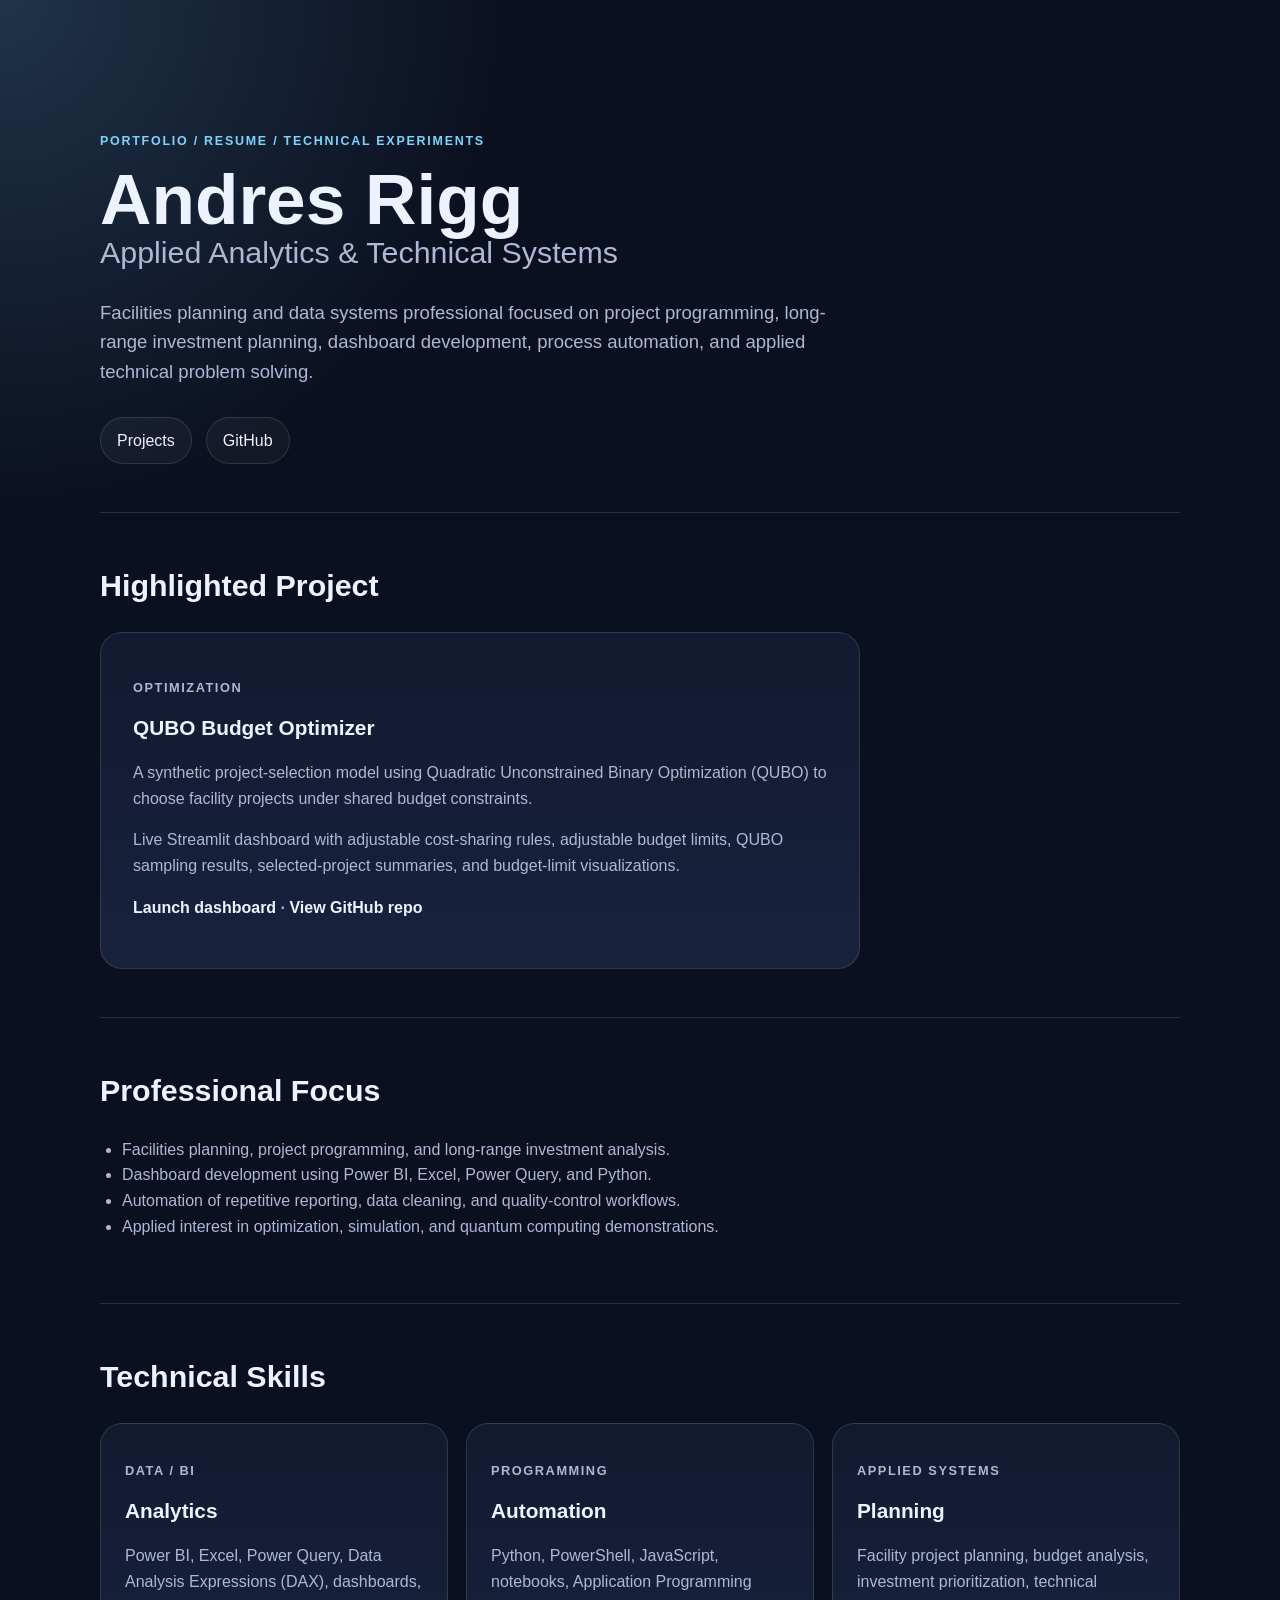
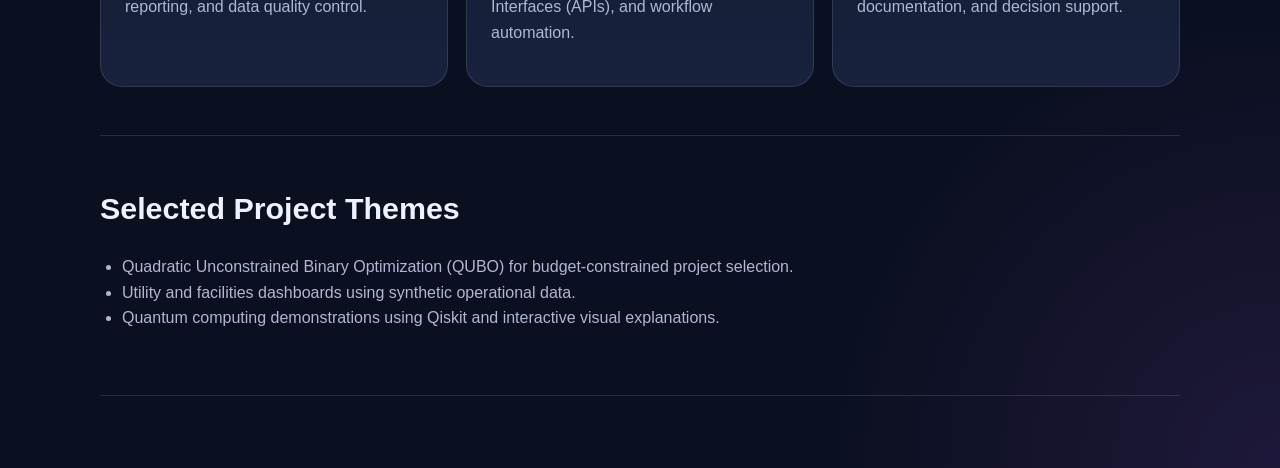
<file: index.html>
<!DOCTYPE html>
<html lang="en">
<head>
  <meta charset="UTF-8" />
  <meta name="viewport" content="width=device-width, initial-scale=1.0" />
  <title>Andres Rigg | Applied Analytics & Technical Systems</title>
  <link rel="stylesheet" href="style.css" />
</head>

<body>
  <main class="page">
    <section class="section intro-section">
      <p class="eyebrow">Portfolio / Resume / Technical Experiments</p>
      <h1>Andres Rigg</h1>
      <h2>Applied Analytics & Technical Systems</h2>

      <p class="summary">
        Facilities planning and data systems professional focused on project programming,
        long-range investment planning, dashboard development, process automation,
        and applied technical problem solving.
      </p>

      <div class="links">
        <a href="projects.html">Projects</a>
        <a href="https://github.com/sohcan" target="_blank" rel="noopener">GitHub</a>
      </div>
    </section>

    <section id="highlighted-projects" class="section highlight-section">
      <h2>Highlighted Project</h2>

      <div class="highlight-grid">
        <article class="card highlight-card">
          <p class="tag">Optimization</p>
          <h3><a class="card-link" href="projects/qubo-budget.html">QUBO Budget Optimizer</a></h3>
          <p>
            A synthetic project-selection model using Quadratic Unconstrained Binary
            Optimization (QUBO) to choose facility projects under shared budget constraints.
          </p>
          <p>
            Live Streamlit dashboard with adjustable cost-sharing rules, adjustable
            budget limits, QUBO sampling results, selected-project summaries, and
            budget-limit visualizations.
          </p>
          <p class="project-links">
            <a href="https://facilities-qubo-dashboard-sohcan.streamlit.app/" target="_blank" rel="noopener">Launch dashboard</a>
            ·
            <a href="https://github.com/sohcan/facilities-qubo-dashboard" target="_blank" rel="noopener">View GitHub repo</a>
          </p>
        </article>
      </div>
    </section>

    <section class="section">
      <h2>Professional Focus</h2>
      <ul class="bullets">
        <li>Facilities planning, project programming, and long-range investment analysis.</li>
        <li>Dashboard development using Power BI, Excel, Power Query, and Python.</li>
        <li>Automation of repetitive reporting, data cleaning, and quality-control workflows.</li>
        <li>Applied interest in optimization, simulation, and quantum computing demonstrations.</li>
      </ul>
    </section>

    <section class="section">
      <h2>Technical Skills</h2>
      <div class="grid">
        <article class="card">
          <p class="tag">Data / BI</p>
          <h3>Analytics</h3>
          <p>Power BI, Excel, Power Query, Data Analysis Expressions (DAX), dashboards, reporting, and data quality control.</p>
        </article>

        <article class="card">
          <p class="tag">Programming</p>
          <h3>Automation</h3>
          <p>Python, PowerShell, JavaScript, notebooks, Application Programming Interfaces (APIs), and workflow automation.</p>
        </article>

        <article class="card">
          <p class="tag">Applied Systems</p>
          <h3>Planning</h3>
          <p>Facility project planning, budget analysis, investment prioritization, technical documentation, and decision support.</p>
        </article>
      </div>
    </section>

    <section class="section">
      <h2>Selected Project Themes</h2>
      <ul class="bullets">
        <li>Quadratic Unconstrained Binary Optimization (QUBO) for budget-constrained project selection.</li>
        <li>Utility and facilities dashboards using synthetic operational data.</li>
        <li>Quantum computing demonstrations using Qiskit and interactive visual explanations.</li>
      </ul>
    </section>
  </main>
</body>
</html>
</file>
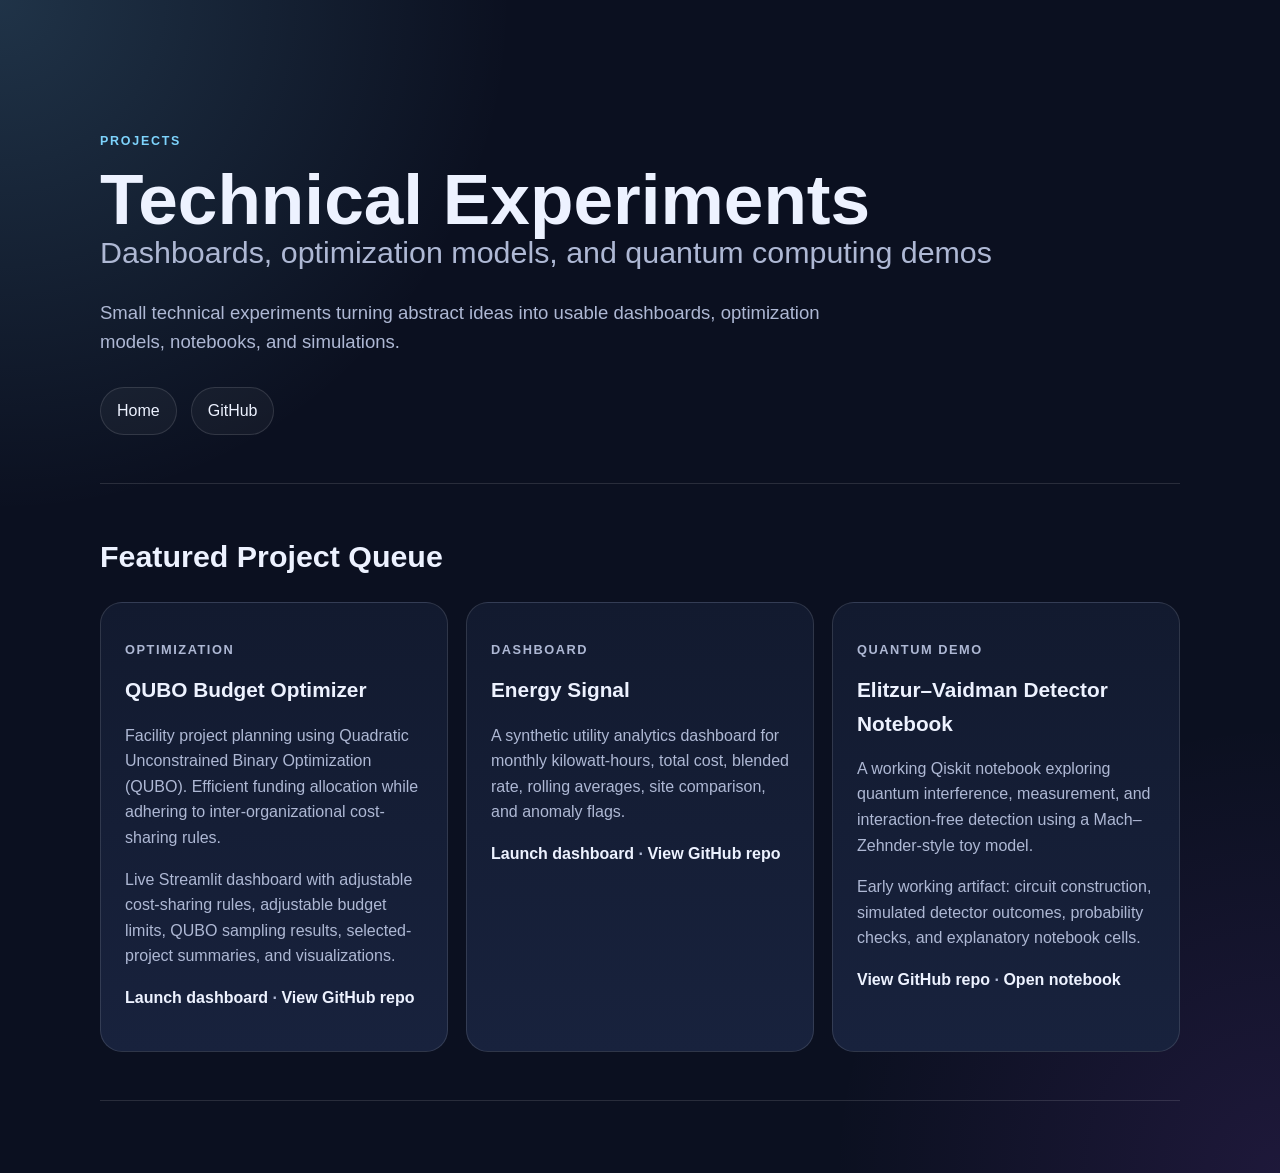
<file: projects.html>
<!DOCTYPE html>
<html lang="en">
<head>
  <meta charset="UTF-8" />
  <meta name="viewport" content="width=device-width, initial-scale=1.0" />
  <title>Projects | Andres Rigg</title>
  <link rel="stylesheet" href="style.css" />
</head>

<body>
  <main class="page">
    <section class="section project-intro">
      <p class="eyebrow">Projects</p>
      <h1>Technical Experiments</h1>
      <h2>Dashboards, optimization models, and quantum computing demos</h2>

      <p class="summary">
        Small technical experiments turning abstract ideas into usable dashboards, optimization models, notebooks, and simulations.
      </p>

      <div class="links">
        <a href="index.html">Home</a>
        <a href="https://github.com/sohcan">GitHub</a>
      </div>
    </section>

    <section class="section">
      <h2>Featured Project Queue</h2>

      <div class="grid">
        <article class="card">
          <p class="tag">Optimization</p>
          <h3><a class="card-link" href="projects/qubo-budget.html">QUBO Budget Optimizer</a></h3>
          <p>
            Facility project planning using Quadratic Unconstrained Binary
            Optimization (QUBO). Efficient funding allocation while adhering to inter-organizational cost-sharing rules.
          </p>
          <p>
            Live Streamlit dashboard with adjustable cost-sharing rules, adjustable budget limits, 
            QUBO sampling results, selected-project summaries, and visualizations.
          </p>
          <p class="project-links">
            <a href="https://facilities-qubo-dashboard-sohcan.streamlit.app/" target="_blank" rel="noopener">Launch dashboard</a>
            ·
            <a href="https://github.com/sohcan/facilities-qubo-dashboard" target="_blank" rel="noopener">View GitHub repo</a>
          </p>
        </article>

        <article class="card">
          <p class="tag">Dashboard</p>
          <h3><a class="card-link" href="projects/electric-utilities.html">Energy Signal</a></h3>
          <p>
            A synthetic utility analytics dashboard for monthly kilowatt-hours, total cost,
            blended rate, rolling averages, site comparison, and anomaly flags.
          </p>
          <p class="project-links">
            <a href="https://electric-utilities-dashboard-sohcan.streamlit.app/" target="_blank" rel="noopener">Launch dashboard</a>
            ·
            <a href="https://github.com/sohcan/electric-utilities-dashboard" target="_blank" rel="noopener">View GitHub repo</a>
          </p>
        </article>

        <article class="card">
          <p class="tag">Quantum Demo</p>
          <h3>Elitzur–Vaidman Detector Notebook</h3>
          <p>
            A working Qiskit notebook exploring quantum interference, measurement,
            and interaction-free detection using a Mach–Zehnder-style toy model.
          </p>
          <p>
            Early working artifact: circuit construction, simulated detector outcomes,
            probability checks, and explanatory notebook cells.
          </p>
          <p class="project-links">
            <a href="https://github.com/sohcan/qiskit-vaidman-elitzur" target="_blank" rel="noopener">View GitHub repo</a>
            ·
            <a href="https://github.com/sohcan/qiskit-vaidman-elitzur/blob/main/notebooks/e_v_detector.ipynb" target="_blank" rel="noopener">Open notebook</a>
          </p>
        </article>
      </div>
    </section>

  </main>
</body>
</html>
</file>
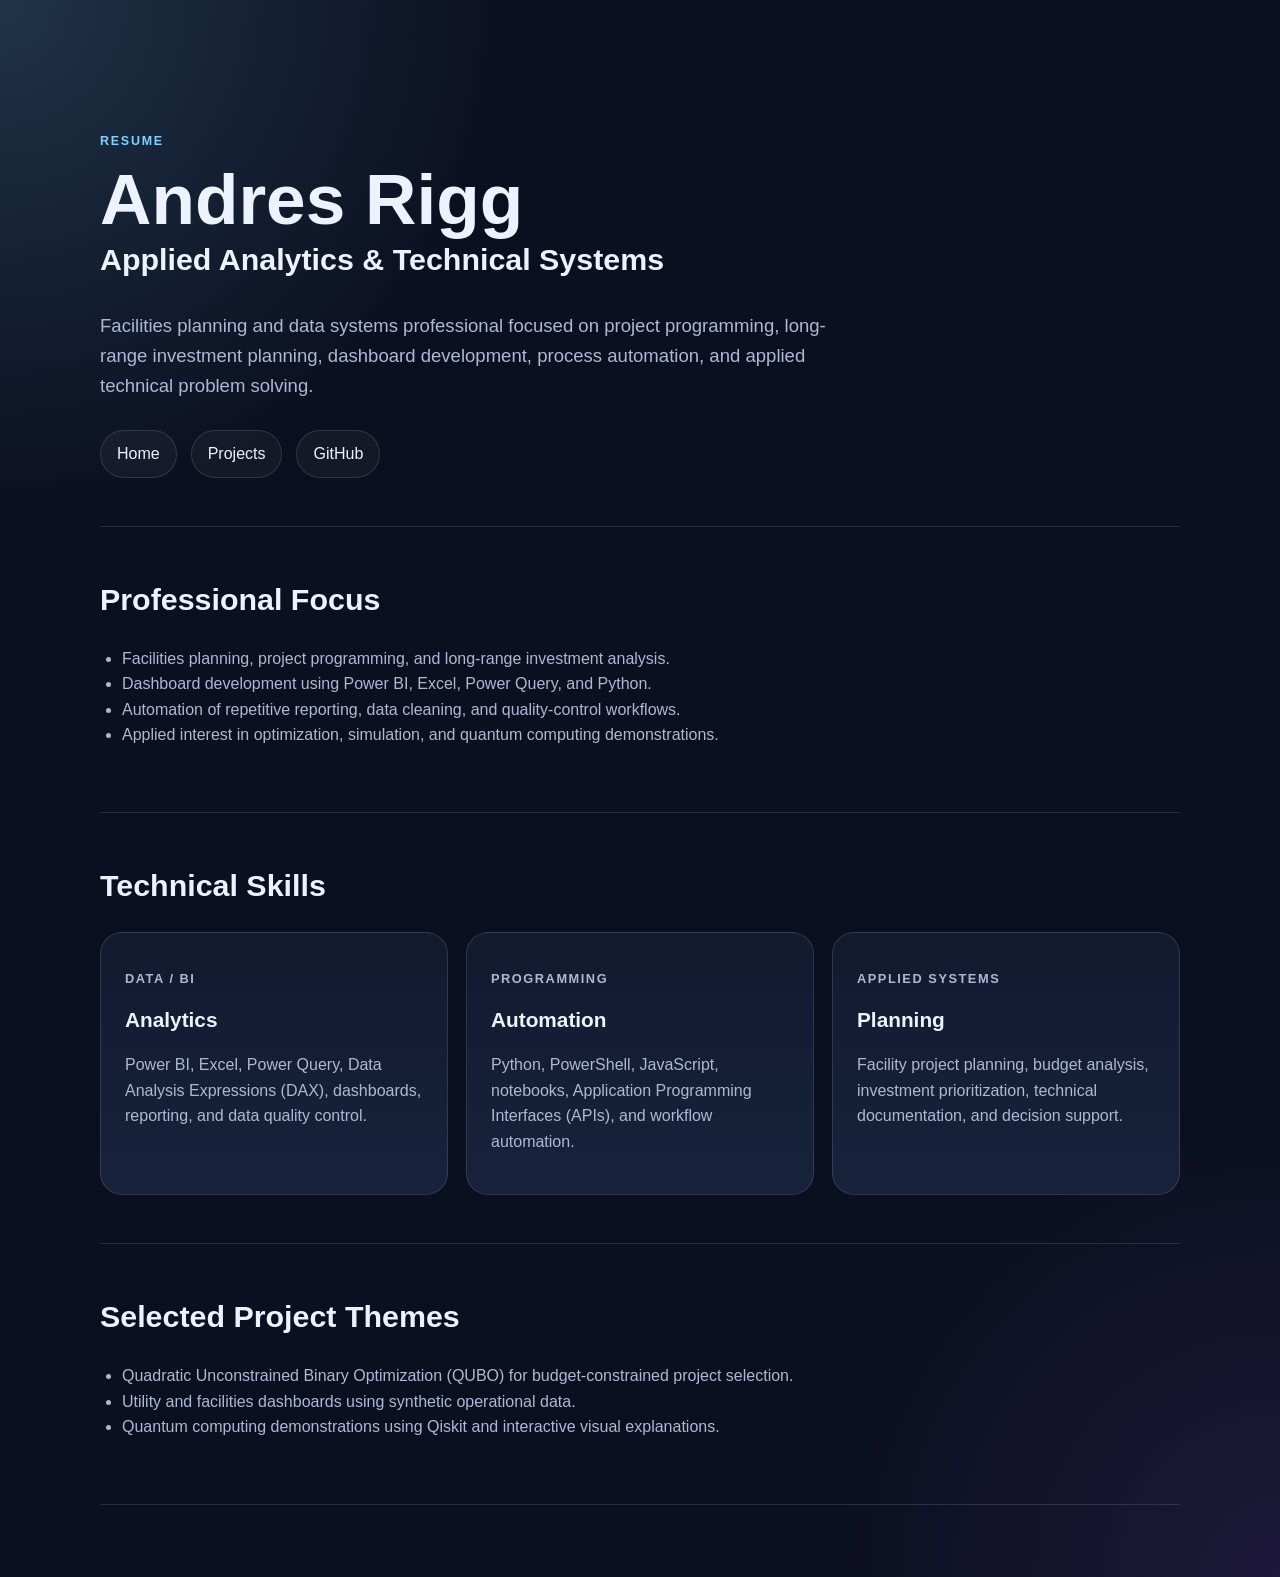
<file: resume.html>
<!DOCTYPE html>
<html lang="en">
<head>
  <meta charset="UTF-8" />
  <meta name="viewport" content="width=device-width, initial-scale=1.0" />
  <title>Resume | Andres Rigg</title>
  <link rel="stylesheet" href="style.css" />
</head>

<body>
  <main class="page">
    <section class="section">
      <p class="eyebrow">Resume</p>
      <h1>Andres Rigg</h1>
      <h2>Applied Analytics & Technical Systems</h2>

      <p class="summary">
        Facilities planning and data systems professional focused on project programming,
        long-range investment planning, dashboard development, process automation,
        and applied technical problem solving.
      </p>

      <div class="links">
        <a href="index.html">Home</a>
        <a href="projects.html">Projects</a>
        <a href="https://github.com/sohcan">GitHub</a>
      </div>
    </section>

    <section class="section">
      <h2>Professional Focus</h2>
      <ul class="bullets">
        <li>Facilities planning, project programming, and long-range investment analysis.</li>
        <li>Dashboard development using Power BI, Excel, Power Query, and Python.</li>
        <li>Automation of repetitive reporting, data cleaning, and quality-control workflows.</li>
        <li>Applied interest in optimization, simulation, and quantum computing demonstrations.</li>
      </ul>
    </section>

    <section class="section">
      <h2>Technical Skills</h2>
      <div class="grid">
        <article class="card">
          <p class="tag">Data / BI</p>
          <h3>Analytics</h3>
          <p>Power BI, Excel, Power Query, Data Analysis Expressions (DAX), dashboards, reporting, and data quality control.</p>
        </article>

        <article class="card">
          <p class="tag">Programming</p>
          <h3>Automation</h3>
          <p>Python, PowerShell, JavaScript, notebooks, Application Programming Interfaces (APIs), and workflow automation.</p>
        </article>

        <article class="card">
          <p class="tag">Applied Systems</p>
          <h3>Planning</h3>
          <p>Facility project planning, budget analysis, investment prioritization, technical documentation, and decision support.</p>
        </article>
      </div>
    </section>

    <section class="section">
      <h2>Selected Project Themes</h2>
      <ul class="bullets">
        <li>Quadratic Unconstrained Binary Optimization (QUBO) for budget-constrained project selection.</li>
        <li>Utility and facilities dashboards using synthetic operational data.</li>
        <li>Quantum computing demonstrations using Qiskit and interactive visual explanations.</li>
      </ul>
    </section>
  </main>
</body>
</html>
</file>
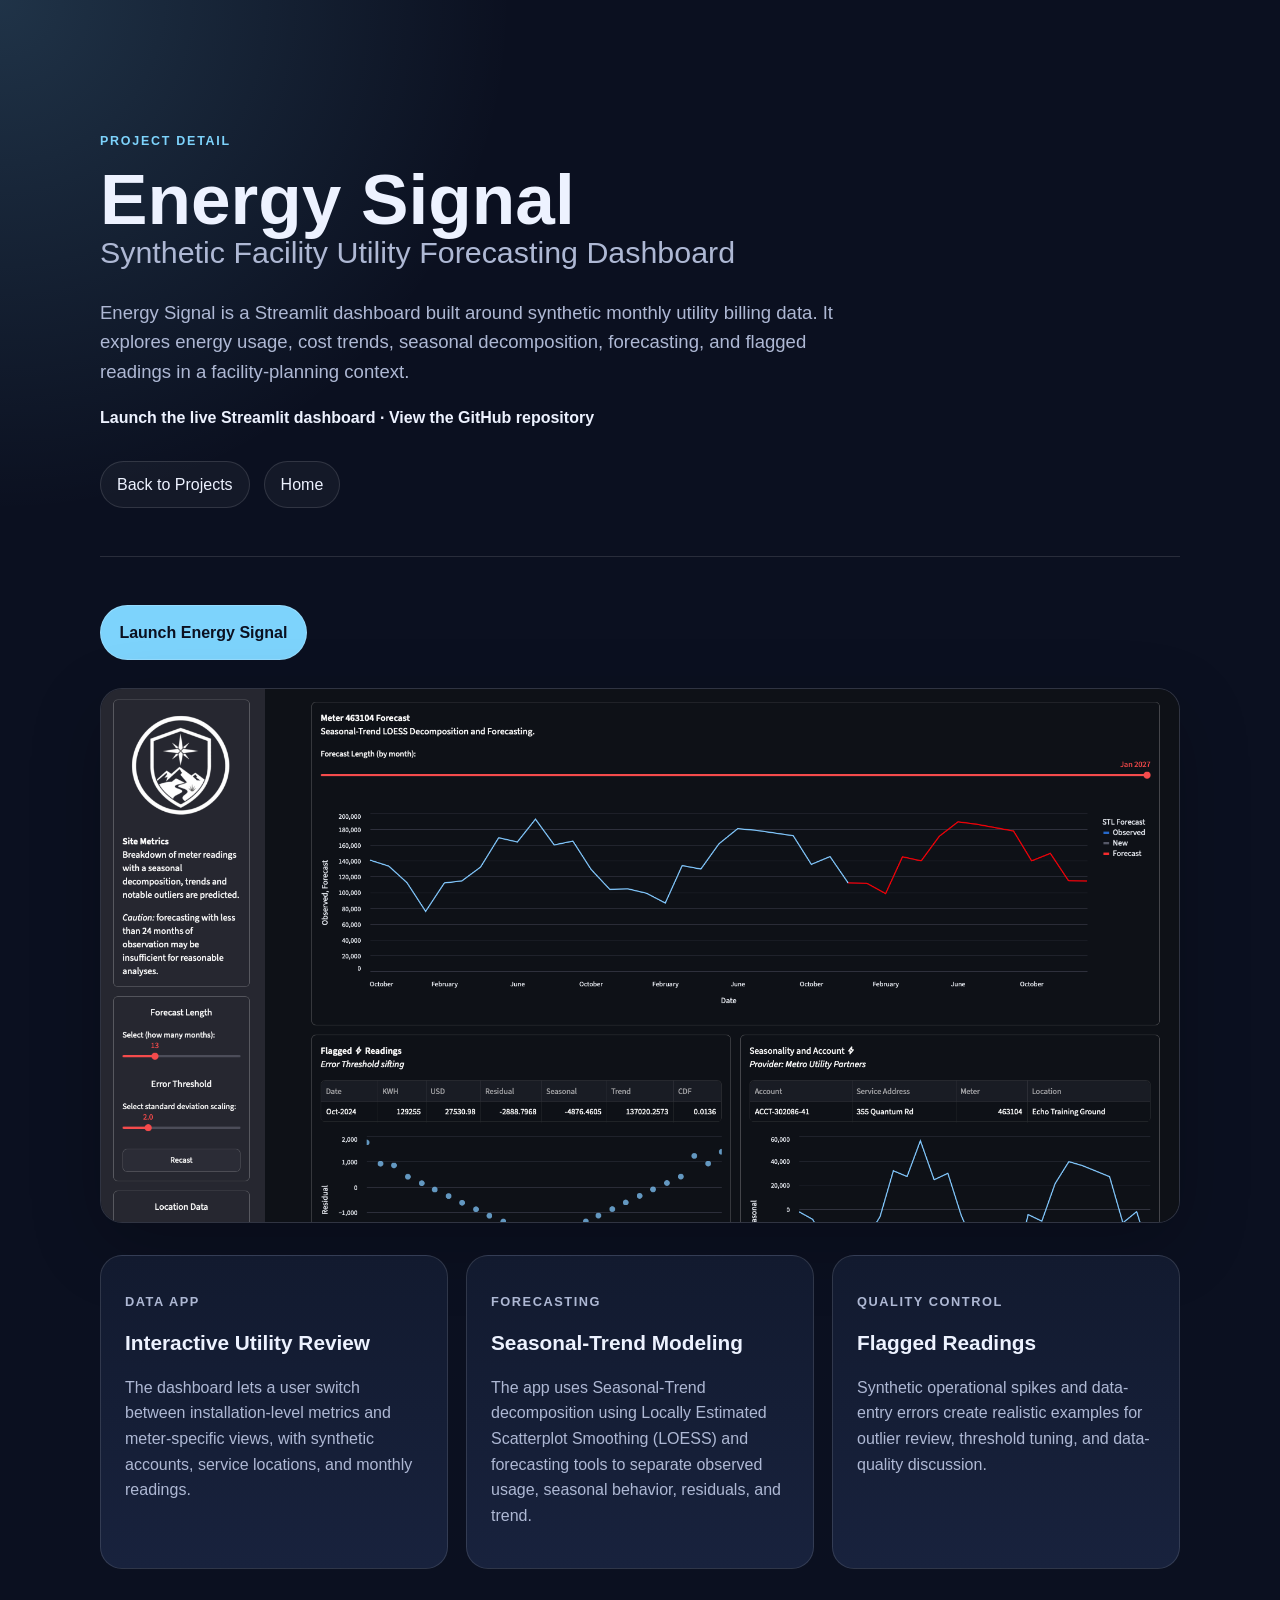
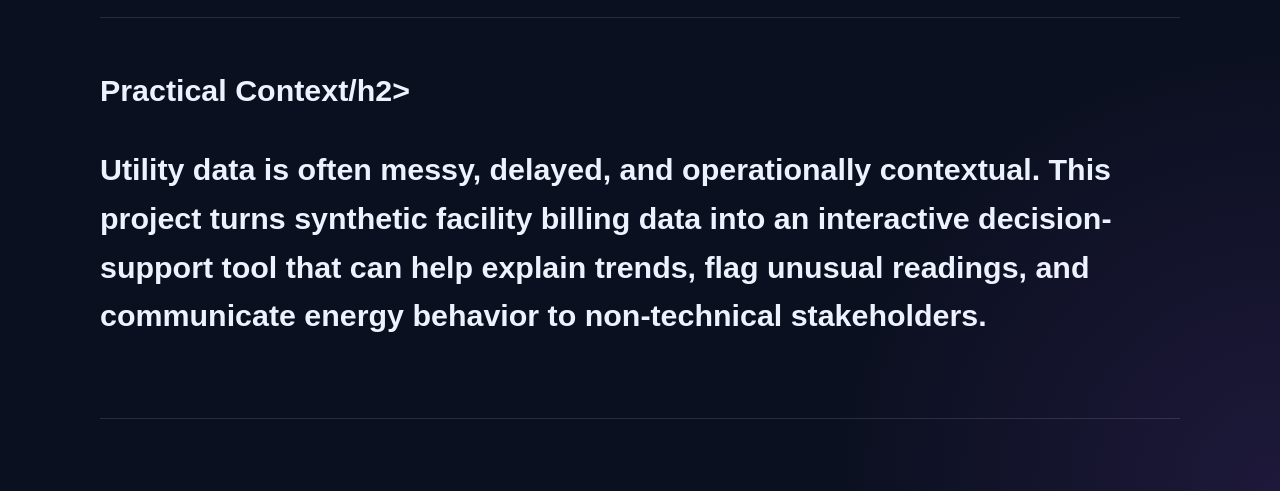
<file: projects/electric-utilities.html>
<!DOCTYPE html>
<html lang="en">
<head>
  <meta charset="UTF-8" />
  <meta name="viewport" content="width=device-width, initial-scale=1.0" />
  <title>Energy Signal | Andres Rigg</title>
  <link rel="stylesheet" href="../style.css" />
</head>

<body>
  <main class="page">
    <section class="section project-intro">
      <p class="eyebrow">Project Detail</p>
      <h1>Energy Signal</h1>
      <h2>Synthetic Facility Utility Forecasting Dashboard</h2>

      <p class="summary">
        Energy Signal is a Streamlit dashboard built around synthetic monthly utility
        billing data. It explores energy usage, cost trends, seasonal decomposition,
        forecasting, and flagged readings in a facility-planning context.
      </p>

      <p class="project-links">
        <a href="https://electric-utilities-dashboard-sohcan.streamlit.app/" target="_blank" rel="noopener">Launch the live Streamlit dashboard</a>
        ·
        <a href="https://github.com/sohcan/electric-utilities-dashboard" target="_blank" rel="noopener">View the GitHub repository</a>
      </p>

      <div class="links">
        <a href="../projects.html">Back to Projects</a>
        <a href="../index.html">Home</a>
      </div>
    </section>

    <section class="section project-showcase">
      <div class="launch-panel">
        <a class="primary-launch" href="https://electric-utilities-dashboard-sohcan.streamlit.app/" target="_blank" rel="noopener">
          Launch Energy Signal
        </a>
      </div>

      <div class="preview-frame">
        <img src="../assets/energy-signal-preview.png" alt="Energy Signal dashboard preview" />
      </div>

      <div class="grid showcase-grid">
        <article class="card">
          <p class="tag">Data App</p>
          <h3>Interactive Utility Review</h3>
          <p>
            The dashboard lets a user switch between installation-level metrics and
            meter-specific views, with synthetic accounts, service locations, and
            monthly readings.
          </p>
        </article>

        <article class="card">
          <p class="tag">Forecasting</p>
          <h3>Seasonal-Trend Modeling</h3>
          <p>
            The app uses Seasonal-Trend decomposition using Locally Estimated
            Scatterplot Smoothing (LOESS) and forecasting tools to separate observed
            usage, seasonal behavior, residuals, and trend.
          </p>
        </article>

        <article class="card">
          <p class="tag">Quality Control</p>
          <h3>Flagged Readings</h3>
          <p>
            Synthetic operational spikes and data-entry errors create realistic examples
            for outlier review, threshold tuning, and data-quality discussion.
          </p>
        </article>
      </div>
    </section>

    <section class="section">
      <h2>Practical Context/h2>
      <p>
        Utility data is often messy, delayed, and operationally contextual. This project
        turns synthetic facility billing data into an interactive decision-support tool
        that can help explain trends, flag unusual readings, and communicate energy
        behavior to non-technical stakeholders.
      </p>
    </section>
  </main>
</body>
</html>
</file>
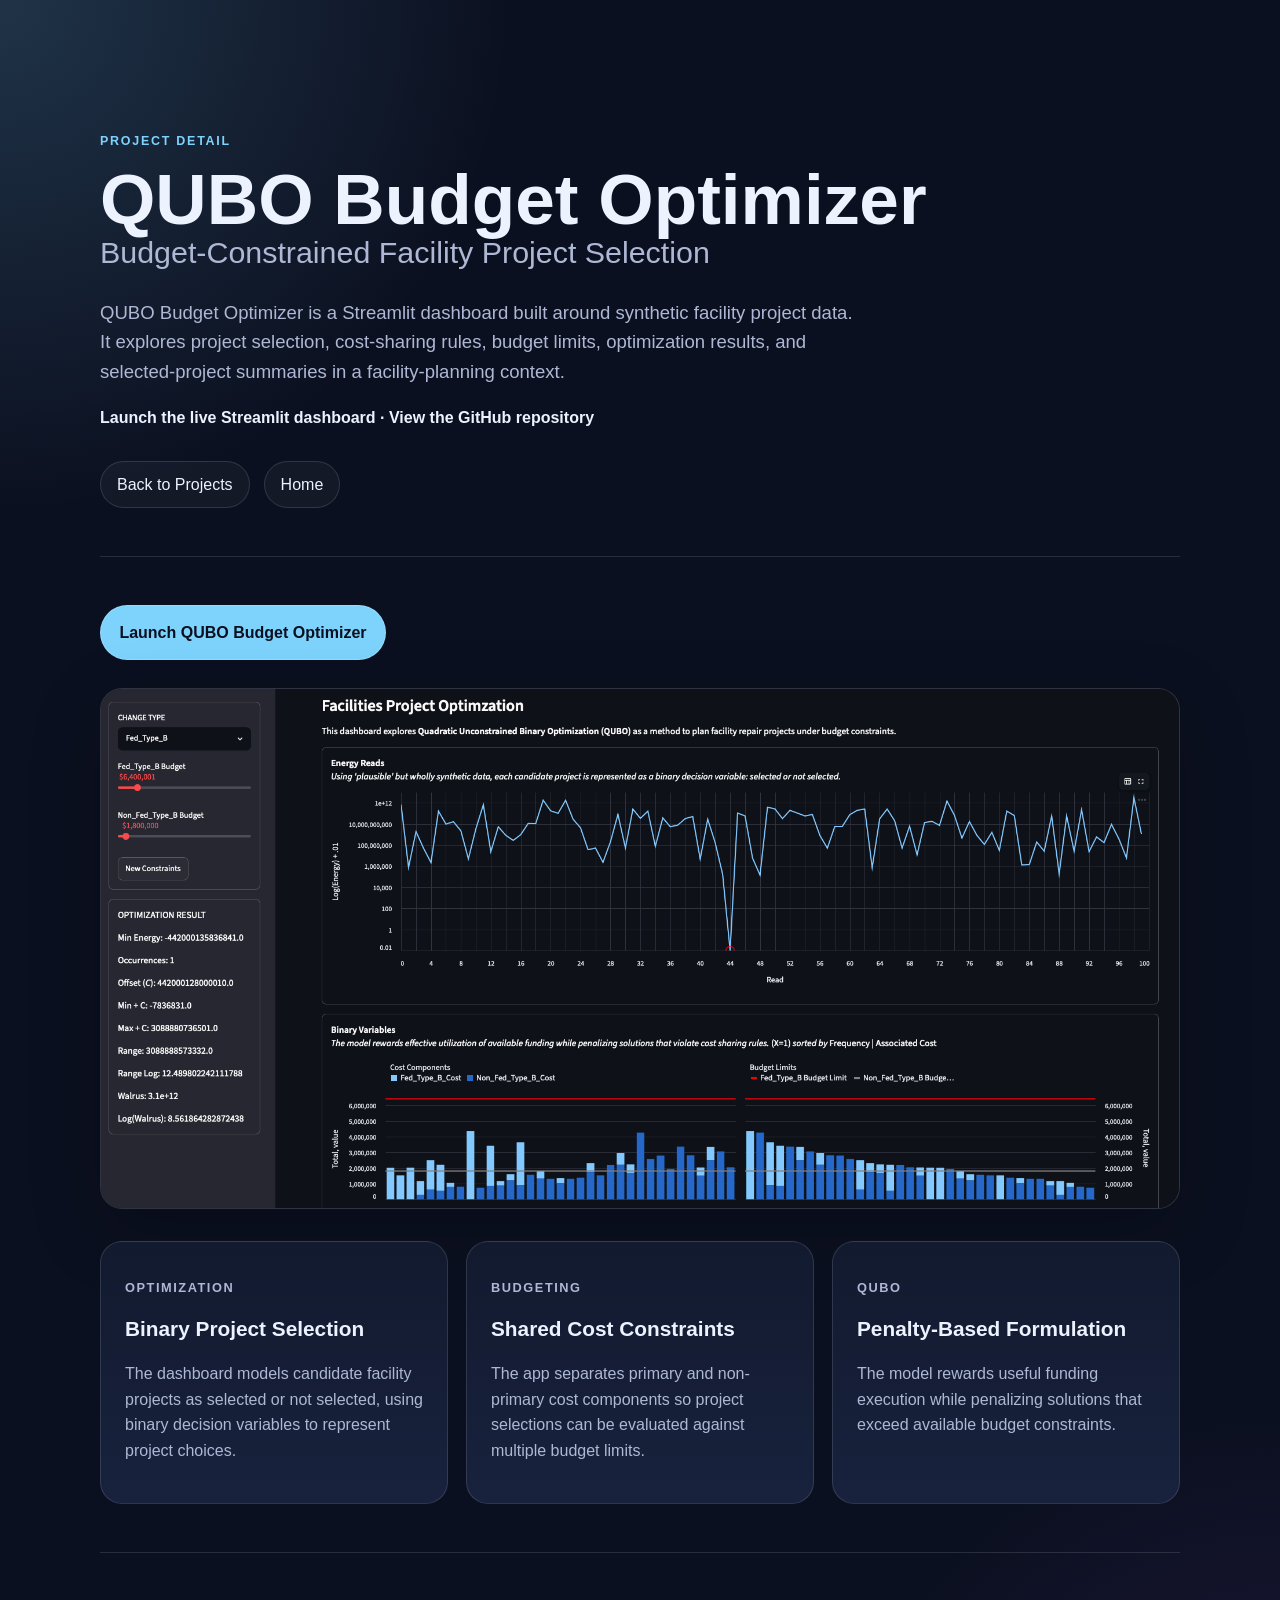
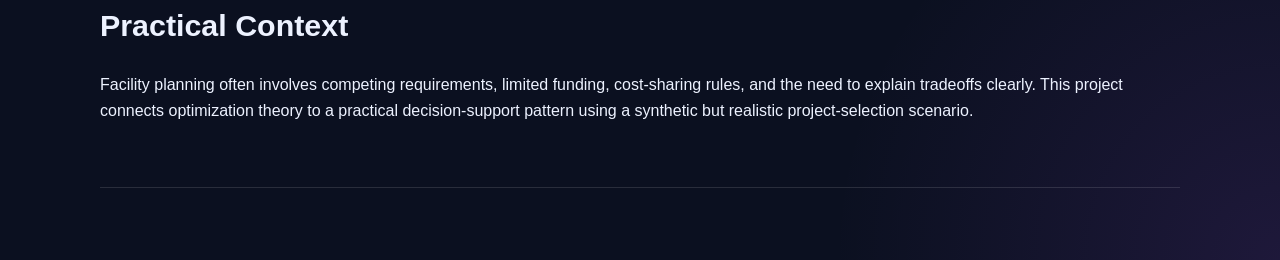
<file: projects/qubo-budget.html>
<!DOCTYPE html>
<html lang="en">
<head>
  <meta charset="UTF-8" />
  <meta name="viewport" content="width=device-width, initial-scale=1.0" />
  <title>QUBO Budget Optimizer | Andres Rigg</title>
  <link rel="stylesheet" href="../style.css" />
</head>

<body>
  <main class="page">
    <section class="section project-intro">
      <p class="eyebrow">Project Detail</p>
      <h1>QUBO Budget Optimizer</h1>
      <h2>Budget-Constrained Facility Project Selection</h2>

      <p class="summary">
        QUBO Budget Optimizer is a Streamlit dashboard built around synthetic facility
        project data. It explores project selection, cost-sharing rules, budget limits,
        optimization results, and selected-project summaries in a facility-planning context.
      </p>

      <p class="project-links">
        <a href="https://facilities-qubo-dashboard-sohcan.streamlit.app/" target="_blank" rel="noopener">Launch the live Streamlit dashboard</a>
        ·
        <a href="https://github.com/sohcan/facilities-qubo-dashboard" target="_blank" rel="noopener">View the GitHub repository</a>
      </p>

      <div class="links">
        <a href="../projects.html">Back to Projects</a>
        <a href="../index.html">Home</a>
      </div>
    </section>

    <section class="section project-showcase">
      <div class="launch-panel">
        <a class="primary-launch" href="https://facilities-qubo-dashboard-sohcan.streamlit.app/" target="_blank" rel="noopener">
          Launch QUBO Budget Optimizer
        </a>
      </div>

      <div class="preview-frame">
        <img src="../assets/qubo-budget-preview.png" alt="QUBO Budget Optimizer dashboard preview" />
      </div>

      <div class="grid showcase-grid">
        <article class="card">
          <p class="tag">Optimization</p>
          <h3>Binary Project Selection</h3>
          <p>
            The dashboard models candidate facility projects as selected or not selected,
            using binary decision variables to represent project choices.
          </p>
        </article>

        <article class="card">
          <p class="tag">Budgeting</p>
          <h3>Shared Cost Constraints</h3>
          <p>
            The app separates primary and non-primary cost components so project selections
            can be evaluated against multiple budget limits.
          </p>
        </article>

        <article class="card">
          <p class="tag">QUBO</p>
          <h3>Penalty-Based Formulation</h3>
          <p>
            The model rewards useful funding execution while penalizing solutions that
            exceed available budget constraints.
          </p>
        </article>
      </div>
    </section>

    <section class="section">
      <h2>Practical Context</h2>
      <p>
        Facility planning often involves competing requirements, limited funding,
        cost-sharing rules, and the need to explain tradeoffs clearly. This project
        connects optimization theory to a practical decision-support pattern using a
        synthetic but realistic project-selection scenario.
      </p>
    </section>
  </main>
</body>
</html>
</file>
<file: style.css>
:root {
  --bg: #0b1020;
  --panel: #121a2f;
  --panel-2: #18223d;
  --text: #edf2ff;
  --muted: #aeb8d4;
  --accent: #7dd3fc;
  --line: rgba(255, 255, 255, 0.12);
}

* {
  box-sizing: border-box;
}

body {
  margin: 0;
  font-family: -apple-system, BlinkMacSystemFont, "Segoe UI", sans-serif;
  background:
    radial-gradient(circle at top left, rgba(125, 211, 252, 0.18), transparent 32rem),
    radial-gradient(circle at bottom right, rgba(168, 85, 247, 0.12), transparent 28rem),
    var(--bg);
  color: var(--text);
  line-height: 1.6;
}

.page {
  width: min(1080px, calc(100% - 40px));
  margin: 0 auto;
  padding: 72px 0;
}

.hero {
  min-height: 72vh;
  display: flex;
  flex-direction: column;
  justify-content: center;
  border-bottom: 1px solid var(--line);
}

.eyebrow {
  color: var(--accent);
  text-transform: uppercase;
  letter-spacing: 0.14em;
  font-size: 0.78rem;
  font-weight: 700;
}

h1 {
  font-size: clamp(2.4rem, 6vw, 4.45rem);
  line-height: 0.98;
  margin: 0;
}

.hero h2 {
  margin: 18px 0 0;
  color: var(--muted);
  font-weight: 500;
}

.intro-section h2,
.project-intro h2 {
  margin: 18px 0 0;
  color: var(--muted);
  font-weight: 500;
  line-height: 1.15;
}

.summary {
  max-width: 760px;
  font-size: 1.16rem;
  color: var(--muted);
  margin-top: 28px;
}

.links {
  display: flex;
  flex-wrap: wrap;
  gap: 14px;
  margin-top: 30px;
}

.links a {
  color: var(--text);
  text-decoration: none;
  border: 1px solid var(--line);
  padding: 10px 16px;
  border-radius: 999px;
  background: rgba(255, 255, 255, 0.04);
}

.links a:hover {
  border-color: var(--accent);
}

.section {
  padding: 48px 0;
  border-bottom: 1px solid var(--line);
}

.section h2 {
  font-size: clamp(1.65rem, 3vw, 1.9rem);
  margin: 0 0 22px;
}

.grid {
  display: grid;
  grid-template-columns: repeat(3, 1fr);
  gap: 18px;
}

.card {
  background: linear-gradient(180deg, var(--panel), var(--panel-2));
  border: 1px solid var(--line);
  border-radius: 22px;
  padding: 24px;
  min-height: 260px;
}

.card h3 {
  margin: 8px 0 12px;
  font-size: 1.3rem;
}

.card p {
  color: var(--muted);
}

.tag {
  color: var(--accent);
  font-size: 0.8rem;
  font-weight: 700;
  text-transform: uppercase;
  letter-spacing: 0.12em;
}

.bullets {
  color: var(--muted);
  padding-left: 22px;
}

@media (max-width: 820px) {
  .grid {
    grid-template-columns: 1fr;
  }

  .page {
    width: min(100% - 28px, 1080px);
    padding: 40px 0;
  }
}

.callout {
  max-width: 760px;
  border-left: 4px solid var(--accent);
  background: rgba(255, 255, 255, 0.045);
  padding: 18px 22px;
  border-radius: 14px;
  color: var(--text);
  font-size: 1.12rem;
}

pre {
  max-width: 760px;
  overflow-x: auto;
  background: rgba(0, 0, 0, 0.28);
  border: 1px solid var(--line);
  border-radius: 16px;
  padding: 18px;
}

code {
  font-family: "SFMono-Regular", Consolas, "Liberation Mono", monospace;
  color: var(--text);
}

.table-wrap {
  overflow-x: auto;
  border: 1px solid var(--line);
  border-radius: 18px;
}

table {
  width: 100%;
  border-collapse: collapse;
  min-width: 620px;
  background: rgba(255, 255, 255, 0.035);
}

th,
td {
  text-align: left;
  padding: 14px 16px;
  border-bottom: 1px solid var(--line);
}

th {
  color: var(--accent);
  font-size: 0.82rem;
  text-transform: uppercase;
  letter-spacing: 0.1em;
}

td {
  color: var(--muted);
}

.card-link {
  color: var(--text);
  text-decoration: none;
}

.card-link:hover {
  color: var(--accent);
}

.project-links {
  margin-top: 0.85rem;
  font-weight: 600;
}

.project-links a,
.project-links a:visited {
  color: var(--text);
  text-decoration: none;
}

.project-links a:hover,
.project-links a:focus {
  color: var(--accent);
  text-decoration: underline;
}

.launch-panel {
  margin-top: 1.25rem;
}

.primary-launch,
.primary-launch:visited {
  display: inline-block;
  color: var(--bg);
  background: var(--accent);
  text-decoration: none;
  font-weight: 800;
  padding: 0.85rem 1.15rem;
  border-radius: 999px;
  border: 1px solid rgba(255, 255, 255, 0.18);
}

.primary-launch:hover,
.primary-launch:focus {
  color: var(--bg);
  filter: brightness(1.08);
  text-decoration: none;
}

.highlight-grid {
  display: grid;
  grid-template-columns: minmax(0, 1fr);
  max-width: 760px;
  margin: 0;
}

.highlight-card {
  padding: 2rem;
}

.project-showcase {
  display: flex;
  flex-direction: column;
  gap: 28px;
}

.project-showcase .launch-panel {
  margin-top: 0;
}

.preview-frame {
  border: 1px solid var(--line);
  border-radius: 22px;
  overflow: hidden;
  background: rgba(255, 255, 255, 0.035);
  box-shadow: 0 22px 70px rgba(0, 0, 0, 0.22);
}

.preview-frame img {
  display: block;
  width: 100%;
  height: auto;
}

.showcase-grid {
  margin-top: 4px;
}
</file>
